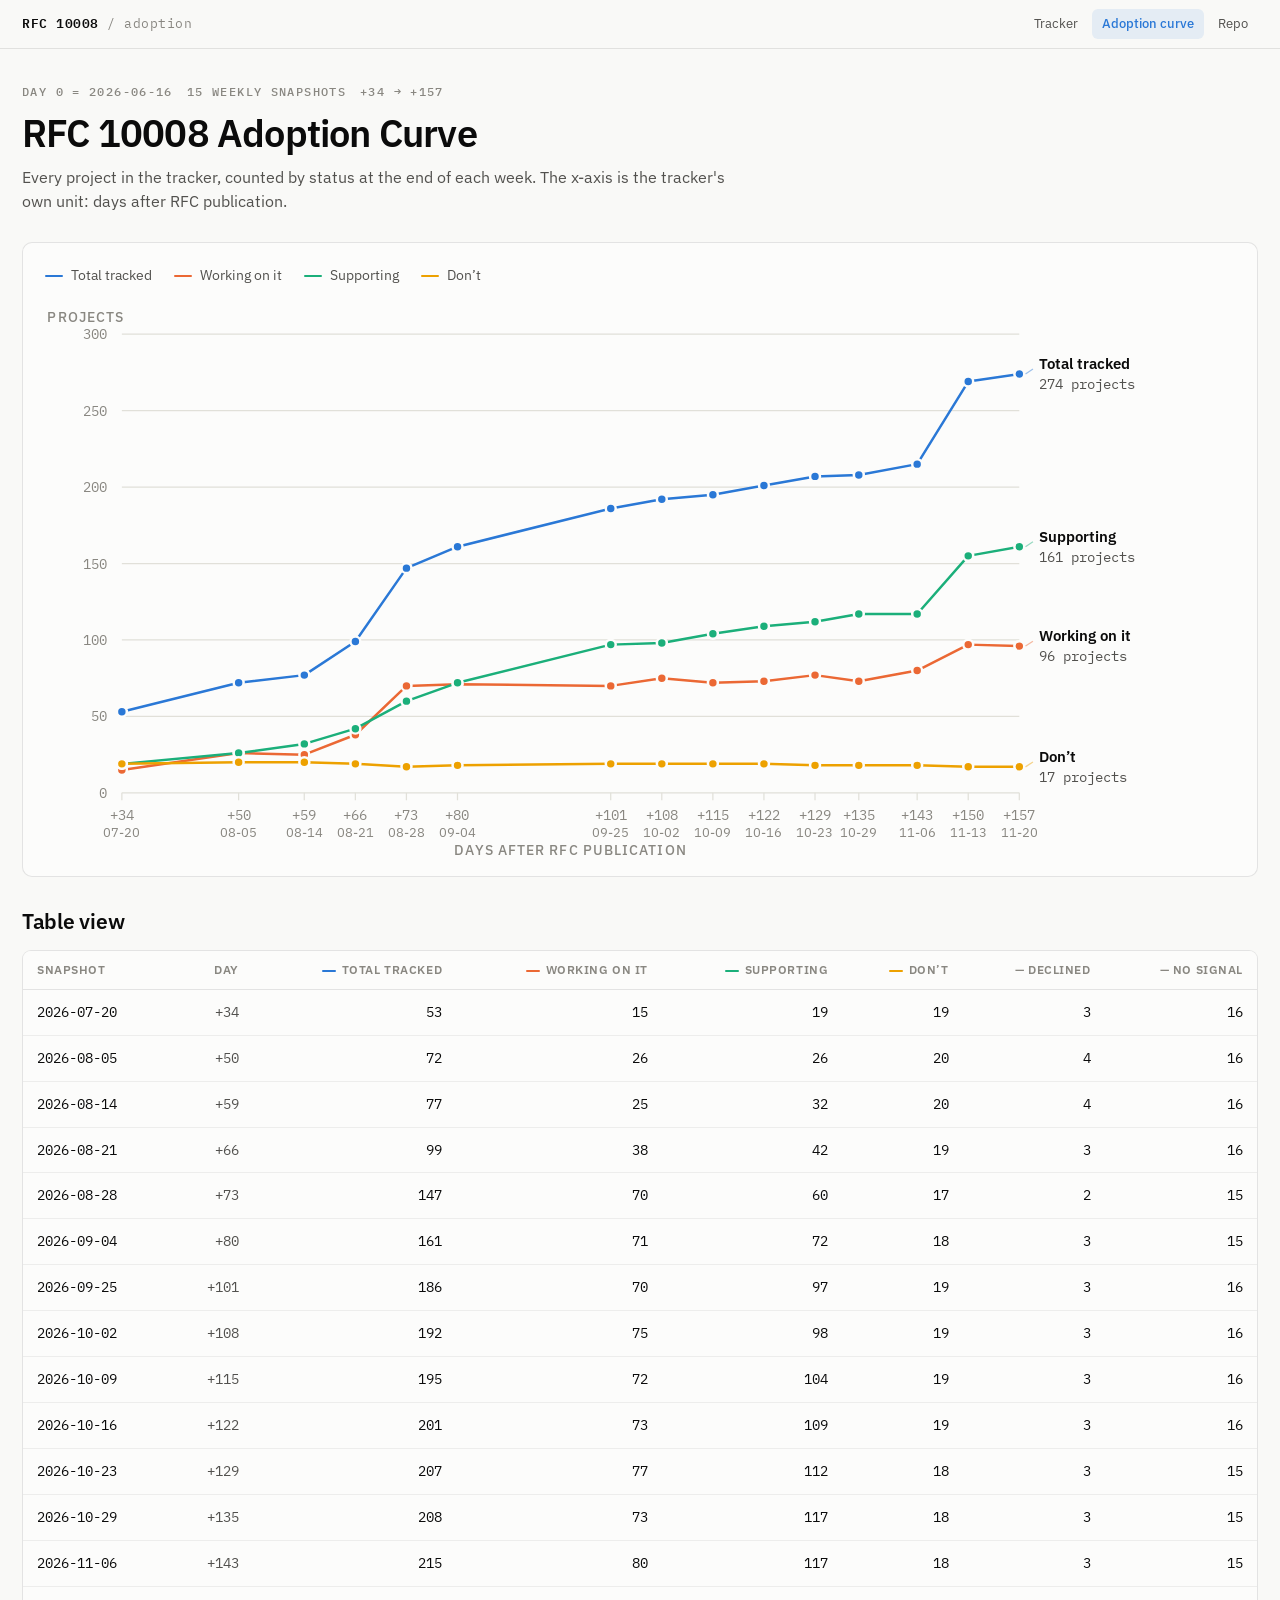
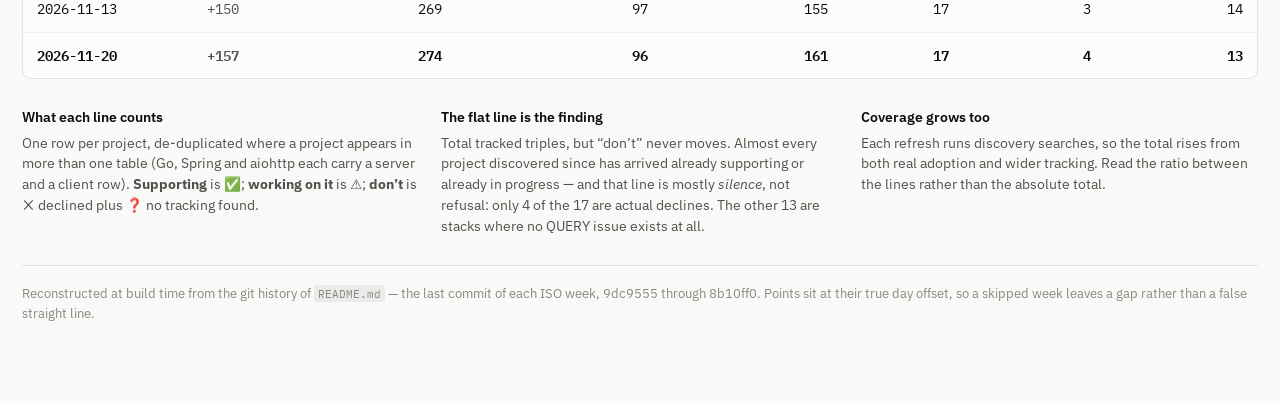
<file: docs/adoption-curve.html>
<!doctype html>
<html lang="en">
<head>
<meta charset="utf-8">
<meta name="viewport" content="width=device-width, initial-scale=1">
<title>RFC 10008 Adoption Curve</title>
<meta name="description" content="Weekly counts of projects supporting, working on, or not tracking RFC 10008.">
<link rel="icon" href="data:image/svg+xml,<svg xmlns=%22http://www.w3.org/2000/svg%22 viewBox=%220 0 16 16%22><text y=%2213%22 font-size=%2213%22>%F0%9F%93%88</text></svg>">
<link rel="preconnect" href="https://fonts.googleapis.com">
<link rel="preconnect" href="https://fonts.gstatic.com" crossorigin>
<link rel="stylesheet" href="https://fonts.googleapis.com/css2?family=IBM+Plex+Mono:wght@400;500;600&family=IBM+Plex+Sans:wght@400;500;600;700&display=swap">
<link rel="stylesheet" href="style.css">
<style>
  .chart-card { background: var(--surface); border: 1px solid var(--hair); border-radius: 10px;
                padding: 22px 22px 14px; display: flex; flex-direction: column; gap: 16px;
                --s-total: #2a78d6; --s-working: #eb6834; --s-supporting: #1baf7a; --s-dont: #eda100; }
  @media (prefers-color-scheme: dark) { :root:not([data-theme="light"]) .chart-card {
    --s-total: #3987e5; --s-working: #d95926; --s-supporting: #199e70; --s-dont: #c98500; } }
  :root[data-theme="dark"] .chart-card {
    --s-total: #3987e5; --s-working: #d95926; --s-supporting: #199e70; --s-dont: #c98500; }
  .legend { display: flex; flex-wrap: wrap; gap: 8px 22px; align-items: center; }
  .legend-item { display: inline-flex; align-items: center; gap: 8px; font-size: 13.5px; color: var(--ink-2); }
  .legend-key { width: 18px; height: 2px; border-radius: 1px; flex: none; }
  .plot-shell { position: relative; overflow-x: auto; }
  svg.plot { display: block; width: 100%; height: auto; min-width: 620px; }
  .grid-line { stroke: var(--grid); stroke-width: 1; }
  .axis-line { stroke: var(--grid); stroke-width: 1; }
  .tick { font-family: var(--mono); font-size: 11.5px; fill: var(--muted); }
  .tick-date { font-family: var(--sans); font-size: 10.5px; fill: var(--muted); }
  .axis-title { font-size: 11px; font-weight: 500; letter-spacing: .08em; text-transform: uppercase; fill: var(--muted); }
  .series-line { fill: none; stroke-width: 2; stroke-linejoin: round; stroke-linecap: round; }
  .marker { stroke: var(--surface); stroke-width: 2; }
  .end-label { font-size: 12.5px; font-weight: 600; fill: var(--ink); }
  .end-label-sub { font-family: var(--mono); font-size: 11px; fill: var(--ink-2); }
  .crosshair { stroke: var(--muted); stroke-width: 1; opacity: 0; }
  .hit { fill: transparent; cursor: crosshair; }
  .tip { position: absolute; pointer-events: none; opacity: 0; transition: opacity .12s ease;
         background: var(--raised); border: 1px solid var(--hair); box-shadow: 0 6px 20px rgba(0,0,0,.13);
         border-radius: 8px; padding: 10px 12px; min-width: 176px; z-index: 4; }
  .tip.on { opacity: 1; }
  .tip-head { font-family: var(--mono); font-size: 11.5px; letter-spacing: .06em; color: var(--muted);
              text-transform: uppercase; margin-bottom: 8px; }
  .tip-row { display: grid; grid-template-columns: 16px 1fr auto; align-items: center; gap: 9px; padding: 2px 0; }
  .tip-key { height: 2px; border-radius: 1px; }
  .tip-name { font-size: 12.5px; color: var(--ink-2); }
  .tip-val { font-family: var(--mono); font-size: 13.5px; font-weight: 600; color: var(--ink);
             font-variant-numeric: tabular-nums; }
  .tip-foot { margin-top: 8px; padding-top: 7px; border-top: 1px solid var(--hair); font-size: 11.5px; color: var(--muted); }
  .chart-table table { min-width: 620px; }
  .chart-table thead th { top: var(--bar-h); }
  .chart-table td { font-family: var(--mono); font-size: 13.5px; color: var(--ink); text-align: right; }
  .chart-table td:first-child, .chart-table th:first-child { text-align: left; }
  .chart-table th { text-align: right; }
  .chart-table td.day { color: var(--ink-2); }
  .chart-table tbody tr:last-child td { font-weight: 600; }
  .th-key { display: inline-block; width: 14px; height: 2px; border-radius: 1px;
            vertical-align: middle; margin-right: 6px; }
  .notes { display: grid; grid-template-columns: repeat(auto-fit, minmax(272px, 1fr)); gap: 22px; }
  .note h3 { margin: 0 0 5px; font-size: 13.5px; font-weight: 600; color: var(--ink); }
  .note p { margin: 0; font-size: 13.5px; color: var(--ink-2); max-width: 58ch; }
</style>
</head>
<body>
<header class="topbar"><div class="topbar-inner">
  <a class="brand" href="index.html">RFC&nbsp;10008 <span>/ adoption</span></a>
  <nav class="topnav">
    <a href="index.html">Tracker</a>
    <a href="adoption-curve.html" aria-current="page">Adoption curve</a>
    <a href="https://github.com/ebremer/RFC10008support" target="_blank" rel="noopener">Repo</a>
  </nav>
</div></header>
<main class="wrap">
<div class="masthead">
  <div class="eyebrow"><span>Day 0 = 2026-06-16</span><span>15 weekly snapshots</span>
  <span>+34 &rarr; +157</span></div>
  <h1>RFC 10008 Adoption Curve</h1>
  <p class="standfirst">Every project in the tracker, counted by status at the end of each week.
  The x-axis is the tracker's own unit: days after RFC publication.</p>
</div>
<section class="chart-card">
  <div class="legend" id="legend"></div>
  <div class="plot-shell" id="shell">
    <svg class="plot" id="plot" viewBox="0 0 960 452" role="img" aria-label="Line chart of tracked projects by status from day +34 to day +157 after RFC 10008 publication. Total rises from 53 to 274; supporting from 19 to 161; working on it from 15 to 96; not-yet stays between 17 and 20."></svg>
    <div class="tip" id="tip" role="status" aria-live="polite"></div>
  </div>
</section>
<section class="section chart-table">
  <h2>Table view</h2>
  <div class="table-scroll"><table>
    <thead><tr>
      <th scope="col">Snapshot</th><th scope="col">Day</th>
      <th scope="col"><span class="th-key" style="background:#2a78d6"></span>Total tracked</th>
      <th scope="col"><span class="th-key" style="background:#eb6834"></span>Working on it</th>
      <th scope="col"><span class="th-key" style="background:#1baf7a"></span>Supporting</th>
      <th scope="col"><span class="th-key" style="background:#eda100"></span>Don&rsquo;t</th>
      <th scope="col">&mdash; declined</th><th scope="col">&mdash; no signal</th>
    </tr></thead>
    <tbody id="chart-tbody"></tbody>
  </table></div>
</section>
<section class="notes">
  <div class="note"><h3>What each line counts</h3>
  <p>One row per project, de-duplicated where a project appears in more than one table (Go, Spring and
  aiohttp each carry a server and a client row). <strong>Supporting</strong> is &#9989;;
  <strong>working on it</strong> is &#9888;&#65039;; <strong>don&rsquo;t</strong> is &#10060; declined
  plus &#10067; no tracking found.</p></div>
  <div class="note"><h3>The flat line is the finding</h3>
  <p>Total tracked triples, but &ldquo;don&rsquo;t&rdquo; never moves. Almost every project discovered
  since has arrived already supporting or already in progress &mdash; and that line is mostly
  <em>silence</em>, not refusal: only 4 of the 17 are actual declines. The other 13
  are stacks where no QUERY issue exists at all.</p></div>
  <div class="note"><h3>Coverage grows too</h3>
  <p>Each refresh runs discovery searches, so the total rises from both real adoption and wider
  tracking. Read the ratio between the lines rather than the absolute total.</p></div>
</section>
<footer>
  <span>Reconstructed at build time from the git history of <code>README.md</code> &mdash; the last
  commit of each ISO week, 9dc9555 through 8b10ff0. Points sit at their true day offset, so
  a skipped week leaves a gap rather than a false straight line.</span>
</footer>
</main>
<script>window.ADOPTION = [{"sha":"9dc9555","date":"2026-07-20","week":"2026-W30","day":34,"total":53,"supporting":19,"working":15,"dont":19,"declined":3,"none":16},{"sha":"4937465","date":"2026-08-05","week":"2026-W32","day":50,"total":72,"supporting":26,"working":26,"dont":20,"declined":4,"none":16},{"sha":"593a6c5","date":"2026-08-14","week":"2026-W33","day":59,"total":77,"supporting":32,"working":25,"dont":20,"declined":4,"none":16},{"sha":"c1b0001","date":"2026-08-21","week":"2026-W34","day":66,"total":99,"supporting":42,"working":38,"dont":19,"declined":3,"none":16},{"sha":"4874dd9","date":"2026-08-28","week":"2026-W35","day":73,"total":147,"supporting":60,"working":70,"dont":17,"declined":2,"none":15},{"sha":"d05b236","date":"2026-09-04","week":"2026-W36","day":80,"total":161,"supporting":72,"working":71,"dont":18,"declined":3,"none":15},{"sha":"d0efdc6","date":"2026-09-25","week":"2026-W39","day":101,"total":186,"supporting":97,"working":70,"dont":19,"declined":3,"none":16},{"sha":"7c6bcc9","date":"2026-10-02","week":"2026-W40","day":108,"total":192,"supporting":98,"working":75,"dont":19,"declined":3,"none":16},{"sha":"26403bb","date":"2026-10-09","week":"2026-W41","day":115,"total":195,"supporting":104,"working":72,"dont":19,"declined":3,"none":16},{"sha":"98c1a94","date":"2026-10-16","week":"2026-W42","day":122,"total":201,"supporting":109,"working":73,"dont":19,"declined":3,"none":16},{"sha":"1adca6b","date":"2026-10-23","week":"2026-W43","day":129,"total":207,"supporting":112,"working":77,"dont":18,"declined":3,"none":15},{"sha":"1fbccf6","date":"2026-10-29","week":"2026-W44","day":135,"total":208,"supporting":117,"working":73,"dont":18,"declined":3,"none":15},{"sha":"7aa9a82","date":"2026-11-06","week":"2026-W45","day":143,"total":215,"supporting":117,"working":80,"dont":18,"declined":3,"none":15},{"sha":"8ee7990","date":"2026-11-13","week":"2026-W46","day":150,"total":269,"supporting":155,"working":97,"dont":17,"declined":3,"none":14},{"sha":"8b10ff0","date":"2026-11-20","week":"2026-W47","day":157,"total":274,"supporting":161,"working":96,"dont":17,"declined":4,"none":13}];</script>
<script src="chart.js"></script>
</body>
</html>
</file>
<file: docs/style.css>
/* RFC 10008 adoption tracker — site styles.
   Generated site; edit tools/site/style.css, not docs/style.css. */

:root {
  color-scheme: light;
  --plane:   #f9f9f7;
  --surface: #fcfcfb;
  --raised:  #ffffff;
  --ink:     #0b0b0b;
  --ink-2:   #52514e;
  --muted:   #898781;
  --hair:    rgba(11, 11, 11, 0.10);
  --hair-2:  rgba(11, 11, 11, 0.06);
  --grid:    #e1e0d9;
  --accent:  #2a78d6;
  --accent-soft: rgba(42, 120, 214, 0.10);
  --row-changed: #e5f6e4;
  --row-changed-hover: #d4f0d2;

  --st-yes:  #0ca30c;
  --st-wip:  #fab219;
  --st-no:   #d03b3b;
  --st-none: #898781;

  --sans: "IBM Plex Sans", system-ui, -apple-system, "Segoe UI", Roboto, sans-serif;
  --mono: "IBM Plex Mono", ui-monospace, SFMono-Regular, "SF Mono", Menlo, monospace;

  /* the two stacked sticky bars; table headers park below both */
  --bar-h: 48px;
  --ctl-h: 59px;
}

@media (prefers-color-scheme: dark) {
  :root:not([data-theme="light"]) {
    color-scheme: dark;
    --plane:   #0d0d0d;
    --surface: #1a1a19;
    --raised:  #201f1e;
    --ink:     #ffffff;
    --ink-2:   #c3c2b7;
    --muted:   #898781;
    --hair:    rgba(255, 255, 255, 0.10);
    --hair-2:  rgba(255, 255, 255, 0.06);
    --grid:    #2c2c2a;
    --accent:  #3987e5;
    --accent-soft: rgba(57, 135, 229, 0.14);
    --row-changed: rgba(126, 196, 140, 0.18);
    --row-changed-hover: rgba(126, 196, 140, 0.28);
  }
}

:root[data-theme="dark"] {
  color-scheme: dark;
  --plane:   #0d0d0d;
  --surface: #1a1a19;
  --raised:  #201f1e;
  --ink:     #ffffff;
  --ink-2:   #c3c2b7;
  --muted:   #898781;
  --hair:    rgba(255, 255, 255, 0.10);
  --hair-2:  rgba(255, 255, 255, 0.06);
  --grid:    #2c2c2a;
  --accent:  #3987e5;
  --accent-soft: rgba(57, 135, 229, 0.14);
  --row-changed: rgba(126, 196, 140, 0.18);
  --row-changed-hover: rgba(126, 196, 140, 0.28);
}

* { box-sizing: border-box; }

body {
  margin: 0;
  background: var(--plane);
  color: var(--ink);
  font-family: var(--sans);
  font-size: 15px;
  line-height: 1.55;
  -webkit-font-smoothing: antialiased;
}

a { color: var(--accent); text-decoration-thickness: 1px; text-underline-offset: 2px; }
a:hover { text-decoration-thickness: 2px; }
code {
  font-family: var(--mono);
  font-size: 0.9em;
  background: var(--hair-2);
  padding: 0.1em 0.34em;
  border-radius: 3px;
}
:focus-visible { outline: 2px solid var(--accent); outline-offset: 2px; border-radius: 3px; }

/* ---------- top bar ---------- */
.topbar {
  position: sticky;
  top: 0;
  z-index: 30;
  background: color-mix(in srgb, var(--plane) 88%, transparent);
  backdrop-filter: saturate(140%) blur(8px);
  border-bottom: 1px solid var(--hair);
}
.topbar-inner {
  max-width: 1440px;
  margin: 0 auto;
  height: var(--bar-h);
  padding: 0 22px;
  display: flex;
  align-items: center;
  gap: 18px;
}
.brand {
  font-family: var(--mono);
  font-size: 12.5px;
  font-weight: 600;
  letter-spacing: 0.04em;
  color: var(--ink);
  text-decoration: none;
  white-space: nowrap;
}
.brand span { color: var(--muted); font-weight: 400; }
.topnav { margin-left: auto; display: flex; gap: 4px; align-items: center; }
.topnav a {
  font-size: 13px;
  color: var(--ink-2);
  text-decoration: none;
  padding: 5px 10px;
  border-radius: 6px;
  white-space: nowrap;
}
.topnav a:hover { background: var(--hair-2); color: var(--ink); }
.topnav a[aria-current="page"] { background: var(--accent-soft); color: var(--accent); font-weight: 500; }

/* ---------- shell ---------- */
.wrap {
  max-width: 1440px;
  margin: 0 auto;
  padding: 34px 22px 80px;
  display: flex;
  flex-direction: column;
  gap: 28px;
}

/* ---------- masthead ---------- */
.masthead { display: flex; flex-direction: column; gap: 11px; }
.eyebrow {
  font-family: var(--mono);
  font-size: 11.5px;
  font-weight: 500;
  letter-spacing: 0.12em;
  text-transform: uppercase;
  color: var(--muted);
  display: flex;
  flex-wrap: wrap;
  gap: 5px 14px;
}
h1 {
  margin: 0;
  font-size: clamp(27px, 3.6vw, 38px);
  font-weight: 600;
  letter-spacing: -0.021em;
  line-height: 1.1;
  text-wrap: balance;
}
.standfirst { margin: 0; max-width: 72ch; color: var(--ink-2); font-size: 16px; }
.standfirst strong { font-weight: 600; color: var(--ink); }
/* the README's own lead-in prose, carried through under the standfirst */
.masthead > p { margin: 0; }
.masthead > p:not(.standfirst) { max-width: 88ch; color: var(--muted); font-size: 13.5px; }
.masthead > p:not(.standfirst) strong { color: var(--ink-2); font-weight: 600; }

/* ---------- summary tiles (double as filters) ---------- */
.summary {
  display: grid;
  grid-template-columns: repeat(auto-fit, minmax(158px, 1fr));
  gap: 10px;
}
.tile {
  appearance: none;
  text-align: left;
  font-family: inherit;
  background: var(--surface);
  border: 1px solid var(--hair);
  border-left: 3px solid var(--tile-accent, var(--grid));
  border-radius: 8px;
  padding: 12px 14px;
  cursor: pointer;
  display: flex;
  flex-direction: column;
  gap: 1px;
  transition: background .12s ease, border-color .12s ease;
}
.tile:hover { background: var(--raised); }
.tile[aria-pressed="true"] { background: var(--accent-soft); border-color: var(--accent); }
.tile .n {
  font-family: var(--mono);
  font-size: 25px;
  font-weight: 600;
  line-height: 1.15;
  color: var(--ink);
  font-variant-numeric: tabular-nums;
}
.tile .k { font-size: 12.5px; color: var(--ink-2); display: flex; align-items: center; gap: 6px; }
.tile .k .dot { width: 7px; height: 7px; border-radius: 50%; flex: none; background: var(--tile-accent, var(--grid)); }
.tile .sub { font-size: 11.5px; color: var(--muted); }
.tile.is-total { --tile-accent: var(--accent); }
.tile.is-yes   { --tile-accent: var(--st-yes); }
.tile.is-wip   { --tile-accent: var(--st-wip); }
.tile.is-no    { --tile-accent: var(--st-no); }

/* ---------- controls ---------- */
.controls {
  position: sticky;
  top: var(--bar-h);
  z-index: 20;
  background: color-mix(in srgb, var(--plane) 92%, transparent);
  backdrop-filter: saturate(140%) blur(8px);
  padding: 10px 0;
  display: flex;
  flex-wrap: wrap;
  gap: 10px 14px;
  align-items: center;
  border-bottom: 1px solid var(--hair);
}
.search {
  flex: 1 1 260px;
  max-width: 420px;
  display: flex;
  align-items: center;
  gap: 8px;
  background: var(--surface);
  border: 1px solid var(--hair);
  border-radius: 8px;
  padding: 0 11px;
}
.search:focus-within { border-color: var(--accent); }
.search svg { flex: none; opacity: 0.55; }
.search input {
  flex: 1;
  border: 0;
  outline: 0;
  background: transparent;
  color: var(--ink);
  font-family: inherit;
  font-size: 14px;
  padding: 8px 0;
  min-width: 0;
}
.search input::placeholder { color: var(--muted); }
.search button {
  border: 0; background: transparent; color: var(--muted);
  cursor: pointer; font-size: 17px; line-height: 1; padding: 2px 2px 4px;
}
.search button:hover { color: var(--ink); }
.result-count {
  font-family: var(--mono);
  font-size: 12.5px;
  color: var(--muted);
  font-variant-numeric: tabular-nums;
  margin-left: auto;
}
.reset {
  border: 1px solid var(--hair);
  background: var(--surface);
  color: var(--ink-2);
  font-family: inherit;
  font-size: 12.5px;
  padding: 6px 11px;
  border-radius: 7px;
  cursor: pointer;
}
.reset:hover { background: var(--raised); color: var(--ink); }

/* ---------- readme content ---------- */
.content { display: flex; flex-direction: column; gap: 30px; }
.section { display: flex; flex-direction: column; gap: 12px;
           scroll-margin-top: calc(var(--bar-h) + var(--ctl-h) + 14px); }
.section.is-empty { display: none; }
h2 {
  margin: 0;
  font-size: 21px;
  font-weight: 600;
  letter-spacing: -0.012em;
  display: flex;
  align-items: baseline;
  gap: 11px;
  flex-wrap: wrap;
}
h2 .count {
  font-family: var(--mono);
  font-size: 12px;
  font-weight: 500;
  color: var(--muted);
  letter-spacing: 0.02em;
}
.changed-note {
  display: flex;
  align-items: center;
  gap: 8px;
  margin: 14px 0 0;
  color: var(--ink-2);
  font-size: 13.5px;
}
.changed-note .swatch {
  width: 14px;
  height: 14px;
  border-radius: 3px;
  background: var(--row-changed);
  border: 1px solid color-mix(in srgb, #1b8a3e 28%, var(--hair));
  flex: none;
}
.section > p { margin: 0; max-width: 82ch; color: var(--ink-2); }
.section > ul { margin: 0; padding-left: 20px; color: var(--ink-2); display: flex; flex-direction: column; gap: 7px; }
.section > ul li { max-width: 84ch; }
hr { border: 0; border-top: 1px solid var(--hair); margin: 0; }

/* ---------- tables ---------- */
.table-scroll {
  overflow-x: auto;
  border: 1px solid var(--hair);
  border-radius: 9px;
  background: var(--surface);
}
table { border-collapse: separate; border-spacing: 0; width: 100%; min-width: 940px; }
/* No sticky thead: .table-scroll is the sticky scrollport (overflow-x makes it one),
   so a sticky header would park against that box instead of the page and land on
   top of the first row. The horizontal .col-stack sticky below is against the same
   scrollport, which is exactly what it wants. */
thead th {
  background: var(--surface);
  text-align: left;
  font-size: 11.5px;
  font-weight: 600;
  letter-spacing: 0.05em;
  text-transform: uppercase;
  color: var(--muted);
  padding: 10px 14px;
  border-bottom: 1px solid var(--hair);
  white-space: nowrap;
}
tbody td, tbody th {
  padding: 12px 14px;
  border-bottom: 1px solid var(--hair-2);
  vertical-align: top;
  font-size: 13.5px;
  color: var(--ink-2);
}
tbody th { text-align: left; font-weight: 500; color: var(--ink); }
tbody tr:last-child td, tbody tr:last-child th { border-bottom: 0; }
tbody tr:hover td, tbody tr:hover th { background: var(--hair-2); }
tbody tr.is-changed td, tbody tr.is-changed th { background: var(--row-changed); }
tbody tr.is-changed:hover td, tbody tr.is-changed:hover th { background: var(--row-changed-hover); }
tbody tr.is-hidden { display: none; }

/* first column: the stack, pinned while the row scrolls sideways */
.col-stack {
  position: sticky;
  left: 0;
  z-index: 11;
  background: var(--surface);
  border-right: 1px solid var(--hair);
  width: 150px;
  min-width: 150px;
  color: var(--ink);
  font-weight: 500;
}
thead th.col-stack { z-index: 12; }
tbody tr:hover .col-stack { background: var(--raised); }
tbody tr.is-changed .col-stack { background: var(--row-changed); }
tbody tr.is-changed:hover .col-stack { background: var(--row-changed-hover); }
.col-stack a { color: var(--ink); text-decoration: none; }
.col-stack a:hover { color: var(--accent); text-decoration: underline; }

.col-num { text-align: right; font-family: var(--mono); font-variant-numeric: tabular-nums;
           white-space: nowrap; width: 78px; }
.col-days { font-family: var(--mono); font-size: 12.5px; width: 118px; }
.col-lang { white-space: nowrap; color: var(--muted); font-size: 12.5px; width: 92px; }
.col-links { width: 168px; font-size: 12.5px; }
.col-notes { line-height: 1.5; min-width: 300px; }
tbody strong { color: var(--ink); font-weight: 600; }

/* ---------- status chip ---------- */
.col-status { white-space: nowrap; width: 156px; }
.chip {
  display: inline-flex;
  align-items: center;
  gap: 7px;
  font-size: 12.5px;
  font-weight: 500;
  color: var(--ink);
  background: var(--raised);
  border: 1px solid var(--hair);
  border-radius: 999px;
  padding: 3px 10px 3px 8px;
  line-height: 1.5;
}
.chip .dot { width: 8px; height: 8px; border-radius: 50%; flex: none; background: var(--chip-color, var(--grid)); }
.chip.st-yes  { --chip-color: var(--st-yes); }
.chip.st-wip  { --chip-color: var(--st-wip); }
.chip.st-no   { --chip-color: var(--st-no); }
.chip.st-none { --chip-color: var(--st-none); }

/* ---------- empty state ---------- */
.empty {
  display: none;
  padding: 46px 20px;
  text-align: center;
  color: var(--muted);
  border: 1px dashed var(--hair);
  border-radius: 9px;
}
.empty.on { display: block; }

/* ---------- callout ---------- */
.callout {
  display: flex;
  flex-wrap: wrap;
  align-items: center;
  gap: 8px 16px;
  background: var(--surface);
  border: 1px solid var(--hair);
  border-left: 3px solid var(--accent);
  border-radius: 8px;
  padding: 14px 16px;
}
.callout p { margin: 0; color: var(--ink-2); font-size: 14px; max-width: 74ch; }
.callout .go {
  margin-left: auto;
  font-size: 13.5px;
  font-weight: 500;
  white-space: nowrap;
  text-decoration: none;
  border: 1px solid var(--accent);
  color: var(--accent);
  border-radius: 7px;
  padding: 6px 13px;
}
.callout .go:hover { background: var(--accent-soft); }

/* ---------- footer ---------- */
footer {
  border-top: 1px solid var(--hair);
  padding-top: 18px;
  color: var(--muted);
  font-size: 12.5px;
  display: flex;
  flex-direction: column;
  gap: 6px;
}

@media (max-width: 720px) {
  .wrap { padding: 24px 14px 60px; }
  .result-count { margin-left: 0; width: 100%; }
  .col-stack { position: static; }
}
@media (prefers-reduced-motion: reduce) {
  * { transition: none !important; }
}
</file>
